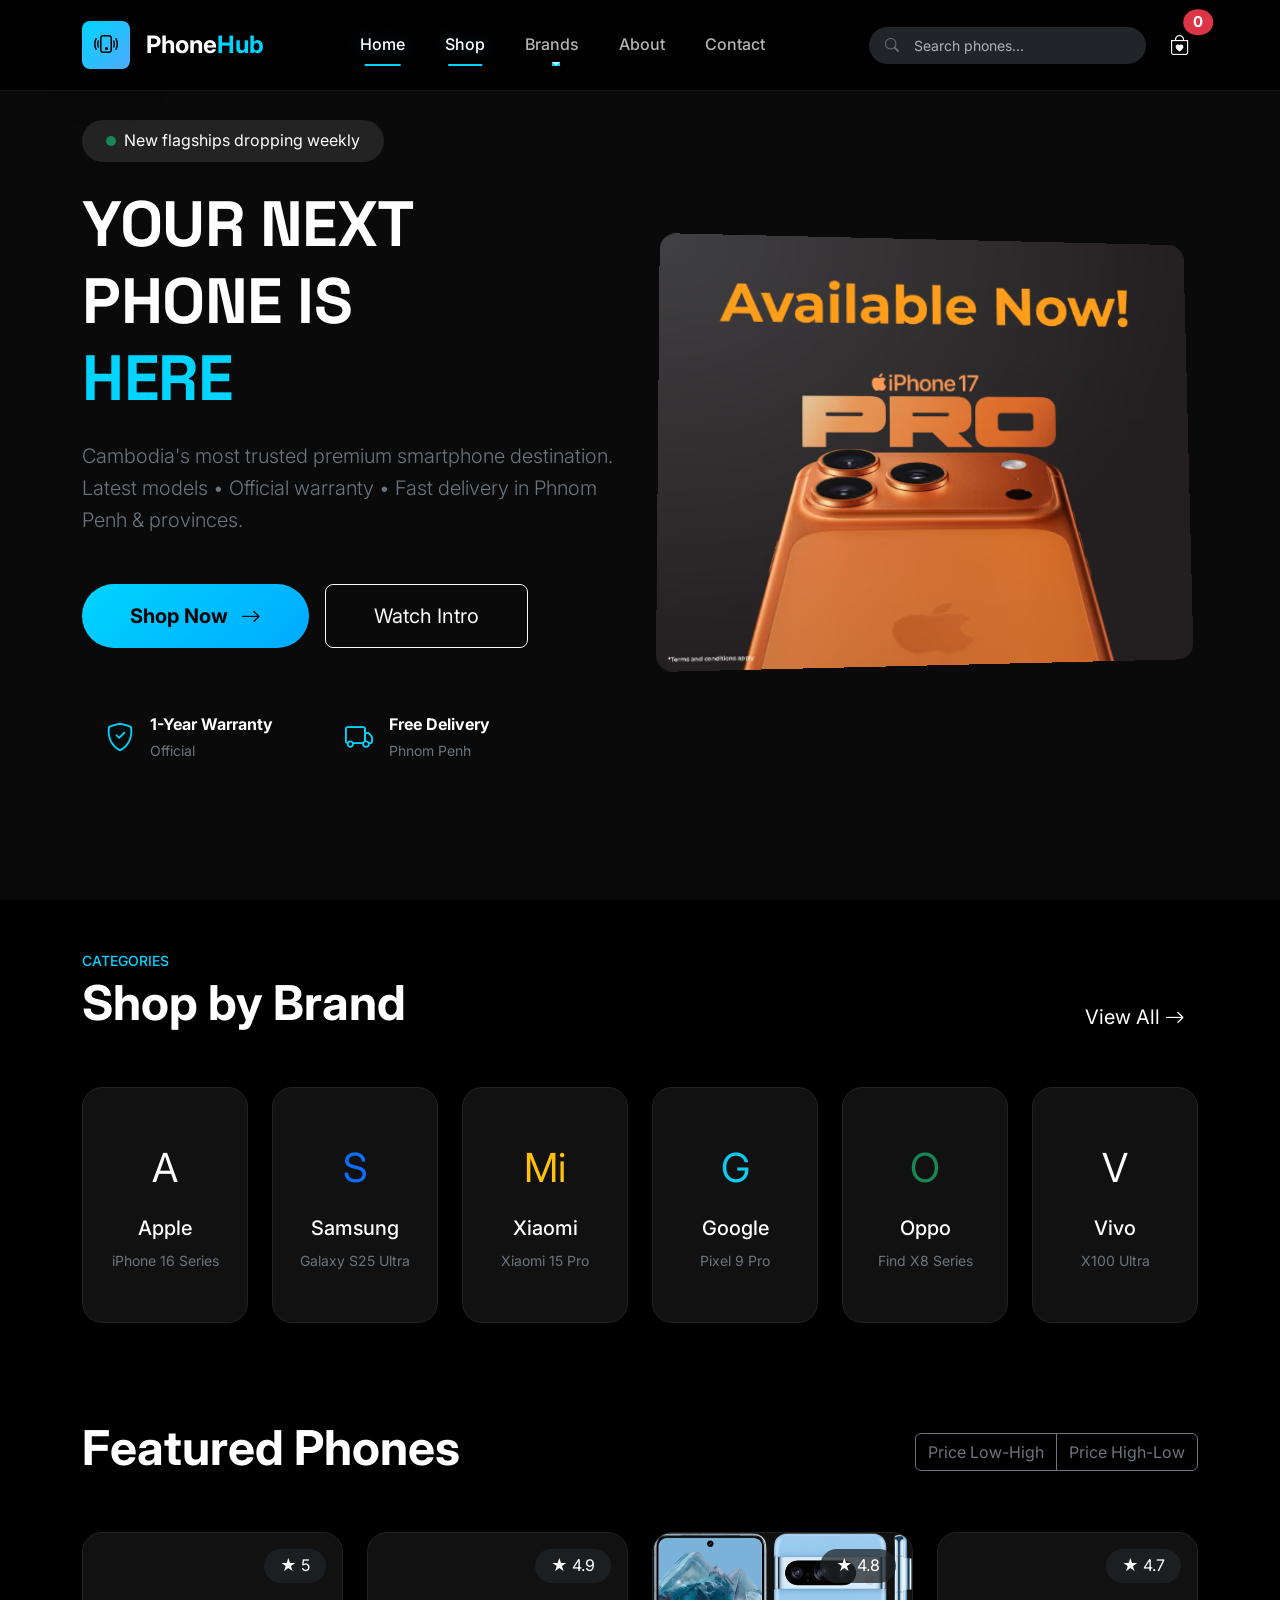
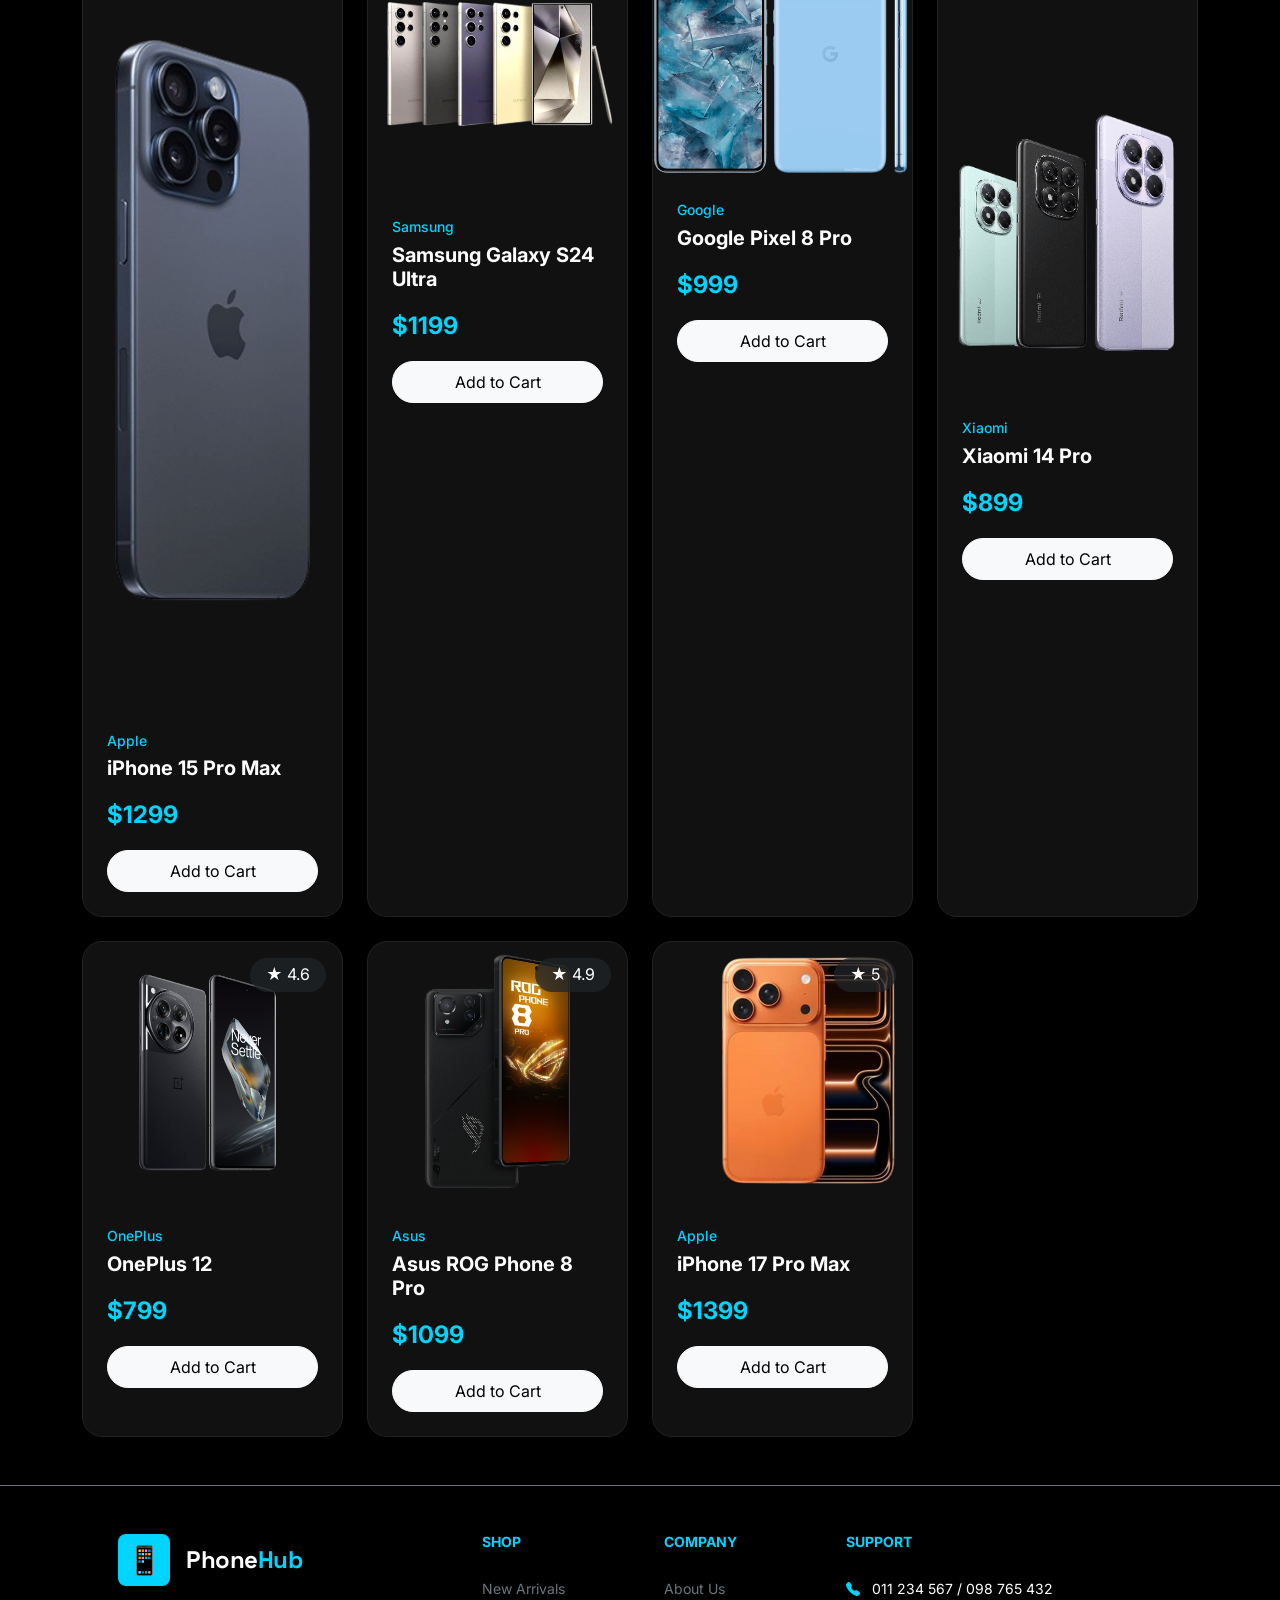
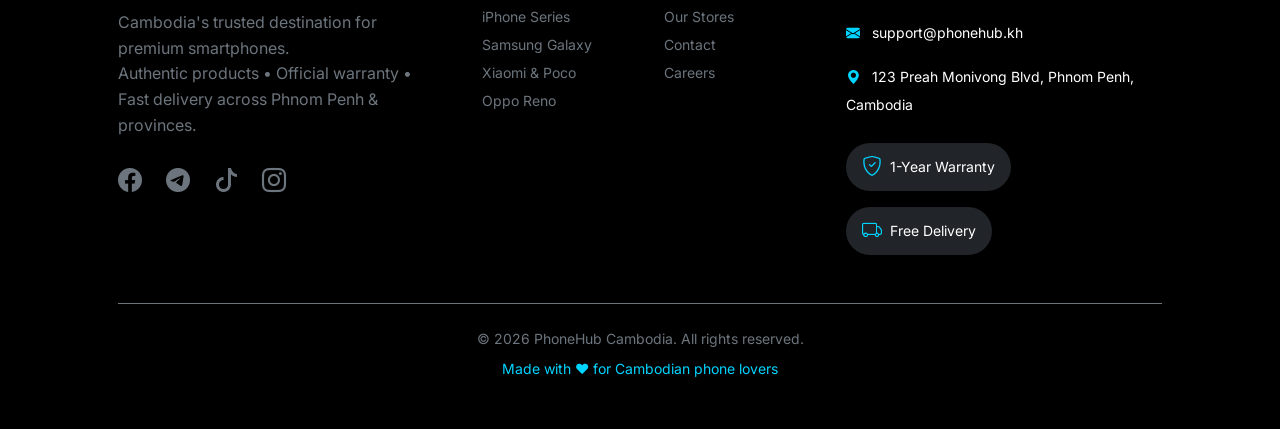
<file: index.html>
<!DOCTYPE html>
<html lang="en" data-bs-theme="dark">
<head>
    <meta charset="UTF-8">
    <meta name="viewport" content="width=device-width, initial-scale=1.0">
    <title>PhoneHub • Cambodia's Best Phone Shop</title>
        <link href="https://cdn.jsdelivr.net/npm/bootstrap@5.3.3/dist/css/bootstrap.min.css" rel="stylesheet">
    <link rel="stylesheet" href="https://cdn.jsdelivr.net/npm/bootstrap-icons@1.11.3/font/bootstrap-icons.min.css">
    <link rel="stylesheet" href="https://fonts.googleapis.com/css2?family=Inter:wght@400;500;600;700&family=Space+Grotesk:wght@500;600;700&display=swap">
   
     <link rel="stylesheet" href="assets/css/style.css">
</head>
<body>

    <!-- Navbar will be loaded here -->
    <div id="navbar-placeholder"></div>

    <!-- HERO -->
    <section id="home" class="bg-hero min-vh-100 d-flex align-items-center py-5 position-relative overflow-hidden">
        <div class="container position-relative z-2 py-5">
            <div class="row align-items-center g-5">
                <div class="col-lg-6">
                    <div class="d-inline-flex align-items-center gap-2 bg-white bg-opacity-10 backdrop-blur px-4 py-2 rounded-pill mb-4">
                        <span class="bg-success rounded-circle d-inline-block" style="width:10px;height:10px;animation:pulse 2s infinite;"></span>
                        New flagships dropping weekly
                    </div>

                    <h1 class="display-3 display-lg-2 fw-bold logo-font mb-4 lh-tight">
                        YOUR NEXT<br>PHONE IS<br><span class="text-cyan position-relative d-inline-block">
                            HERE
                            <span class="position-absolute bottom-0 start-0 h-50 bg-cyan opacity-30 rounded w-100 animate-expand"></span>
                        </span>
                    </h1>

                    <p class="lead text-secondary mb-5">
                        Cambodia's most trusted premium smartphone destination.<br>
                        Latest models • Official warranty • Fast delivery in Phnom Penh & provinces.
                    </p>

                    <div class="d-flex flex-wrap gap-3 mb-5">
                        <button class="btn btn-cyan-gradient btn-lg px-5 py-3 fw-bold" onclick="document.getElementById('products-section').scrollIntoView({behavior:'smooth'})">
                            Shop Now <i class="bi bi-arrow-right ms-2"></i>
                        </button>
                        <button class="btn btn-outline-light btn-lg px-5 py-3" onclick="alert('Video coming soon!')">
                            Watch Intro
                        </button>
                    </div>

                    <div class="d-flex flex-wrap gap-4">
                        <div class="badge-trust d-flex align-items-center gap-3 px-4 py-3 rounded-4">
                            <i class="bi bi-shield-check fs-3 text-cyan"></i>
                            <div>
                                <div class="fw-bold">1-Year Warranty</div>
                                <small class="text-secondary">Official</small>
                            </div>
                        </div>
                        <div class="badge-trust d-flex align-items-center gap-3 px-4 py-3 rounded-4">
                            <i class="bi bi-truck fs-3 text-cyan"></i>
                            <div>
                                <div class="fw-bold">Free Delivery</div>
                                <small class="text-secondary">Phnom Penh</small>
                            </div>
                        </div>
                    </div>
                </div>

                <div class="col-lg-6 d-none d-lg-block text-center">
                    <img src="../assets/image/banner/banner_01.avif" class="img-fluid rounded-4 shadow-2xl" alt="Hero Phone" style="max-height:680px; transform: perspective(1100px) rotateY(7deg) rotateX(4deg);">
                </div>
            </div>
        </div>
    </section>

    <!-- CATEGORIES -->
    <section class="py-5 bg-black">
        <div class="container">
            <div class="d-flex justify-content-between align-items-end mb-5">
                <div>
                    <small class="text-cyan fw-medium text-uppercase tracking-wider">CATEGORIES</small>
                    <h2 class="display-5 fw-bold text-white">Shop by Brand</h2>
                </div>
                <a href="#products-section" class="btn btn-link text-white fs-5 text-decoration-none" onclick="filterCategory('all')">
                    View All <i class="bi bi-arrow-right"></i>
                </a>
            </div>

            <div class="row g-4">
                <div class="col-6 col-md-4 col-lg-2" onclick="filterCategory('Apple')">
                    <div class="card-neon text-center h-100 cursor-pointer">
                        <div class="card-body py-5 text-white">
                            <div class="fs-1 mb-3">A</div>
                            <h5>Apple</h5>
                            <small class="text-secondary">iPhone 16 Series</small>
                        </div>
                    </div>
                </div>

                <div class="col-6 col-md-4 col-lg-2" onclick="filterCategory('Samsung')">
                    <div class="card-neon text-center h-100 cursor-pointer">
                        <div class="card-body py-5 text-white">
                            <div class="fs-1 mb-3 text-primary">S</div>
                            <h5>Samsung</h5>
                            <small class="text-secondary">Galaxy S25 Ultra</small>
                        </div>
                    </div>
                </div>

                <div class="col-6 col-md-4 col-lg-2" onclick="filterCategory('Xiaomi')">
                    <div class="card-neon text-center h-100 cursor-pointer">
                        <div class="card-body py-5 text-white">
                            <div class="fs-1 mb-3 text-warning">Mi</div>
                            <h5>Xiaomi</h5>
                            <small class="text-secondary">Xiaomi 15 Pro</small>
                        </div>
                    </div>
                </div>

                <div class="col-6 col-md-4 col-lg-2" onclick="filterCategory('Google')">
                    <div class="card-neon text-center h-100 cursor-pointer">
                        <div class="card-body py-5 text-white">
                            <div class="fs-1 mb-3 text-info">G</div>
                            <h5>Google</h5>
                            <small class="text-secondary">Pixel 9 Pro</small>
                        </div>
                    </div>
                </div>

                <div class="col-6 col-md-4 col-lg-2" onclick="filterCategory('Oppo')">
                    <div class="card-neon text-center h-100 cursor-pointer">
                        <div class="card-body py-5 text-white">
                            <div class="fs-1 mb-3 text-success">O</div>
                            <h5>Oppo</h5>
                            <small class="text-secondary">Find X8 Series</small>
                        </div>
                    </div>
                </div>

                <div class="col-6 col-md-4 col-lg-2" onclick="filterCategory('Sony')">
                    <div class="card-neon text-center h-100 cursor-pointer">
                        <div class="card-body py-5 text-white">
                            <div class="fs-1 mb-3">V</div>
                            <h5>Vivo</h5>
                            <small class="text-secondary">X100 Ultra</small>
                        </div>
                    </div>
                </div>
            </div>
        </div>
    </section>

    <!-- PRODUCTS -->
    <section id="products-section" class="py-5 bg-black">
        <div class="container">
            <div class="d-flex flex-wrap justify-content-between align-items-center mb-5 gap-3">
                <h2 class="display-5 fw-bold">Featured Phones</h2>
                <div class="btn-group">
                    <button class="btn btn-outline-secondary" onclick="sortProducts('price-low')">Price Low-High</button>
                    <button class="btn btn-outline-secondary" onclick="sortProducts('price-high')">Price High-Low</button>
                </div>
            </div>

            <div id="products-grid" class="row row-cols-2 row-cols-md-3 row-cols-lg-4 g-4">
                <!-- Filled by JS -->
            </div>
        </div>
    </section>

    <!-- Add to Cart Confirmation Modal -->
    <div class="modal fade" id="addToCartModal" tabindex="-1" aria-labelledby="addToCartModalLabel" aria-hidden="true">
        <div class="modal-dialog modal-dialog-centered">
            <div class="modal-content bg-dark text-white border-0" style="border-radius: 1.25rem;">
            <div class="modal-header border-0 pb-0">
                <h5 class="modal-title" id="addToCartModalLabel">Added to Cart</h5>
                <button type="button" class="btn-close btn-close-white" data-bs-dismiss="modal" aria-label="Close"></button>
            </div>
            <div class="modal-body text-center py-4">
                <i class="bi bi-check-circle-fill text-cyan" style="font-size: 3.5rem;"></i>
                <h5 class="mt-3 mb-2">Successfully added!</h5>
                <p class="text-secondary mb-1" id="confirm-product-name"></p>
                <small class="text-secondary">You can continue shopping or view your cart.</small>
            </div>
            <div class="modal-footer border-0 justify-content-center gap-3 pb-4">
                <button type="button" class="btn btn-outline-light px-4" data-bs-dismiss="modal">Continue Shopping</button>
               
            </div>
            </div>
        </div>
    </div>

    <!-- Cart Offcanvas -->
    <div class="offcanvas offcanvas-end offcanvas-dark text-white" tabindex="-1" id="cartOffcanvas" aria-labelledby="cartOffcanvasLabel">
    <div class="offcanvas-header border-bottom border-secondary">
        <h5 class="offcanvas-title d-flex align-items-center gap-2" id="cartOffcanvasLabel">
        <i class="bi bi-cart2 fs-4"></i> Your Cart
        </h5>
        <button type="button" class="btn-close btn-close-white" data-bs-dismiss="offcanvas" aria-label="Close"></button>
    </div>
    
    <div class="offcanvas-body p-4" id="cart-items">
        <!-- Cart items will be injected here by JavaScript -->
    </div>
    
    <div class="offcanvas-footer p-4 border-top border-secondary">
        <div class="d-flex justify-content-between mb-3">
        <span>Subtotal</span>
        <span id="cart-subtotal" class="fw-bold">$0</span>
        </div>
        <div class="d-flex justify-content-between mb-4">
        <span>Total (incl. free delivery in Phnom Penh)</span>
        <span id="cart-total" class="fs-4 fw-bold text-cyan">$0</span>
        </div>
        
        <button class="btn btn-cyan-gradient btn-lg w-100 py-3 fw-bold mb-3">
        PROCEED TO CHECKOUT
        </button>
        
        <button class="btn btn-link text-secondary w-100" data-bs-dismiss="offcanvas">
        Continue Shopping
        </button>
    </div>
    </div>

    <!-- Product Detail Modal -->
    <div class="modal fade" id="productModal" tabindex="-1" aria-labelledby="productModalLabel" aria-hidden="true">
        <div class="modal-dialog modal-lg modal-dialog-centered">
            <div class="modal-content bg-dark text-white border-0" style="border-radius: 1.5rem; overflow: hidden;">
            <div class="modal-header border-0 pb-0">
                <button type="button" class="btn-close btn-close-white" data-bs-dismiss="modal" aria-label="Close"></button>
            </div>
            <div class="modal-body p-4 p-md-5">
                <div class="row g-5">
                <div class="col-md-6 text-center">
                    <img id="modal-image" class="img-fluid rounded-3 shadow" style="max-height: 420px;" alt="Product">
                </div>
                <div class="col-md-6">
                    <div id="modal-brand" class="text-cyan fw-bold small text-uppercase tracking-wider"></div>
                    <h3 id="modal-name" class="fw-bold mt-2"></h3>
                    
                    <div class="fs-1 fw-bold text-cyan mt-4" id="modal-price"></div>
                    
                    <p id="modal-description" class="text-secondary mt-4 lead"></p>
                    
                    <button id="add-to-cart-from-modal" class="btn btn-cyan-gradient btn-lg w-100 py-3 mt-4 fw-bold">
                    <i class="bi bi-cart-plus me-2"></i> Add to Cart – Free Delivery
                    </button>
                </div>
                </div>
            </div>
            </div>
        </div>
    </div>
    <!-- FOOTER -->
    <div id="footer-placeholder"></div>

    <!-- ... Trust bar, Footer, Offcanvas ... keep similar structure but use .card-neon, stronger cyan accents ... -->

    <script src="https://cdn.jsdelivr.net/npm/bootstrap@5.3.3/dist/js/bootstrap.bundle.min.js"></script>
    <script src="assets/js/script.js"></script>
    <script src="assets/js/products-data.js"></script>
    <!-- <script src="../PhoneShop/components/navbar.html"></script> -->
    <!-- <script src="assets/js/message.js"></script> -->
</body>
</html>
</file>
<file: assets/css/style.css>
:root {
    /* Core Palette */
    --primary: #00d4ff;
    --primary-hover: #00e6ff;
    --primary-dark: #00aaff;
    --accent: #4facfe;
    --primary-glow: rgba(0, 212, 255, 0.25);
    
    /* Dark Scale */
    --dark-900: #0a0a0a;
    --dark-800: #111111;
    --dark-700: #1a1a2e;
    --gray-800: #222222;
    
    /* Surfaces & Glass */
    --glass-bg: rgba(10, 10, 10, 0.8);
    --glass-border: rgba(255, 255, 255, 0.1);
    
    /* Motion */
    --transition-smooth: all 0.35s cubic-bezier(0.4, 0, 0.2, 1);
}

/* --- Base --- */
body {
    font-family: 'Inter', sans-serif;
    background-color: var(--dark-900);
    color: #ffffff;
    line-height: 1.6;
    -webkit-font-smoothing: antialiased;
}

.logo-font { font-family: 'Space Grotesk', sans-serif; letter-spacing: -0.5px; }
.text-cyan { color: var(--primary) !important; }

/* --- Navbar Evolution --- */
.navbar {
    transition: background 0.3s ease, transform 0.4s var(--transition-smooth);
    will-change: transform;
    z-index: 1050; /* Ensuring it stays above standard Bootstrap elements */
}

.navbar.scrolled {
    background: var(--glass-bg) !important;
    backdrop-filter: blur(15px);
    -webkit-backdrop-filter: blur(15px);
    border-bottom: 1px solid var(--glass-border);
    box-shadow: 0 10px 30px rgba(0, 0, 0, 0.5);
}

.nav-link-custom {
    color: rgba(255, 255, 255, 0.7) !important;
    font-weight: 500;
    position: relative;
    padding: 0.5rem 1rem;
    transition: var(--transition-smooth);
}

.nav-link-custom:hover, 
.nav-link-custom.active {
    color: #fff !important;
    text-shadow: 0 0 15px var(--primary-glow);
}

.nav-link-custom::after {
    content: '';
    position: absolute;
    bottom: 0;
    left: 50%;
    width: 0;
    height: 2px;
    background: var(--primary);
    transition: var(--transition-smooth);
    transform: translateX(-50%);
}

.nav-link-custom:hover::after,
.nav-link-custom.active::after {
    width: 60%;
}

/* --- Interactive Components --- */
.card-neon {
    background-color: var(--dark-800);
    border: 1px solid var(--gray-800);
    border-radius: 1.25rem;
    overflow: hidden;
    transition: var(--transition-smooth);
}

.card-neon:hover {
    transform: translateY(-10px);
    border-color: var(--primary);
    box-shadow: 0 20px 40px -10px var(--primary-glow);
}

.card-neon .product-img {
    transition: transform 0.6s cubic-bezier(0.165, 0.84, 0.44, 1);
}

.card-neon:hover .product-img {
    transform: scale(1.1);
}

/* --- Buttons --- */
.btn-cyan-gradient {
    background: linear-gradient(135deg, var(--primary), var(--primary-dark));
    border: none;
    color: #000;
    font-weight: 600;
    border-radius: 100px;
    padding: 10px 24px;
    transition: var(--transition-smooth);
}

.btn-cyan-gradient:hover {
    transform: translateY(-3px) scale(1.02);
    box-shadow: 0 12px 25px var(--primary-glow);
    color: #000;
}

/* --- Animation Keyframes --- */
.animate-slide-up {
    animation: slideUp 0.5s ease forwards;
}

@keyframes slideUp {
    from { opacity: 0; transform: translateY(20px); }
    to { opacity: 1; transform: translateY(0); }
}

/* --- Offcanvas & Modals --- */
.offcanvas-dark {
    background-color: var(--dark-900) !important;
    color: white;
    border-left: 1px solid var(--gray-800);
}

.modal-content-dark {
    background-color: var(--dark-800);
    border: 1px solid var(--gray-800);
    border-radius: 1.5rem;
}
</file>
